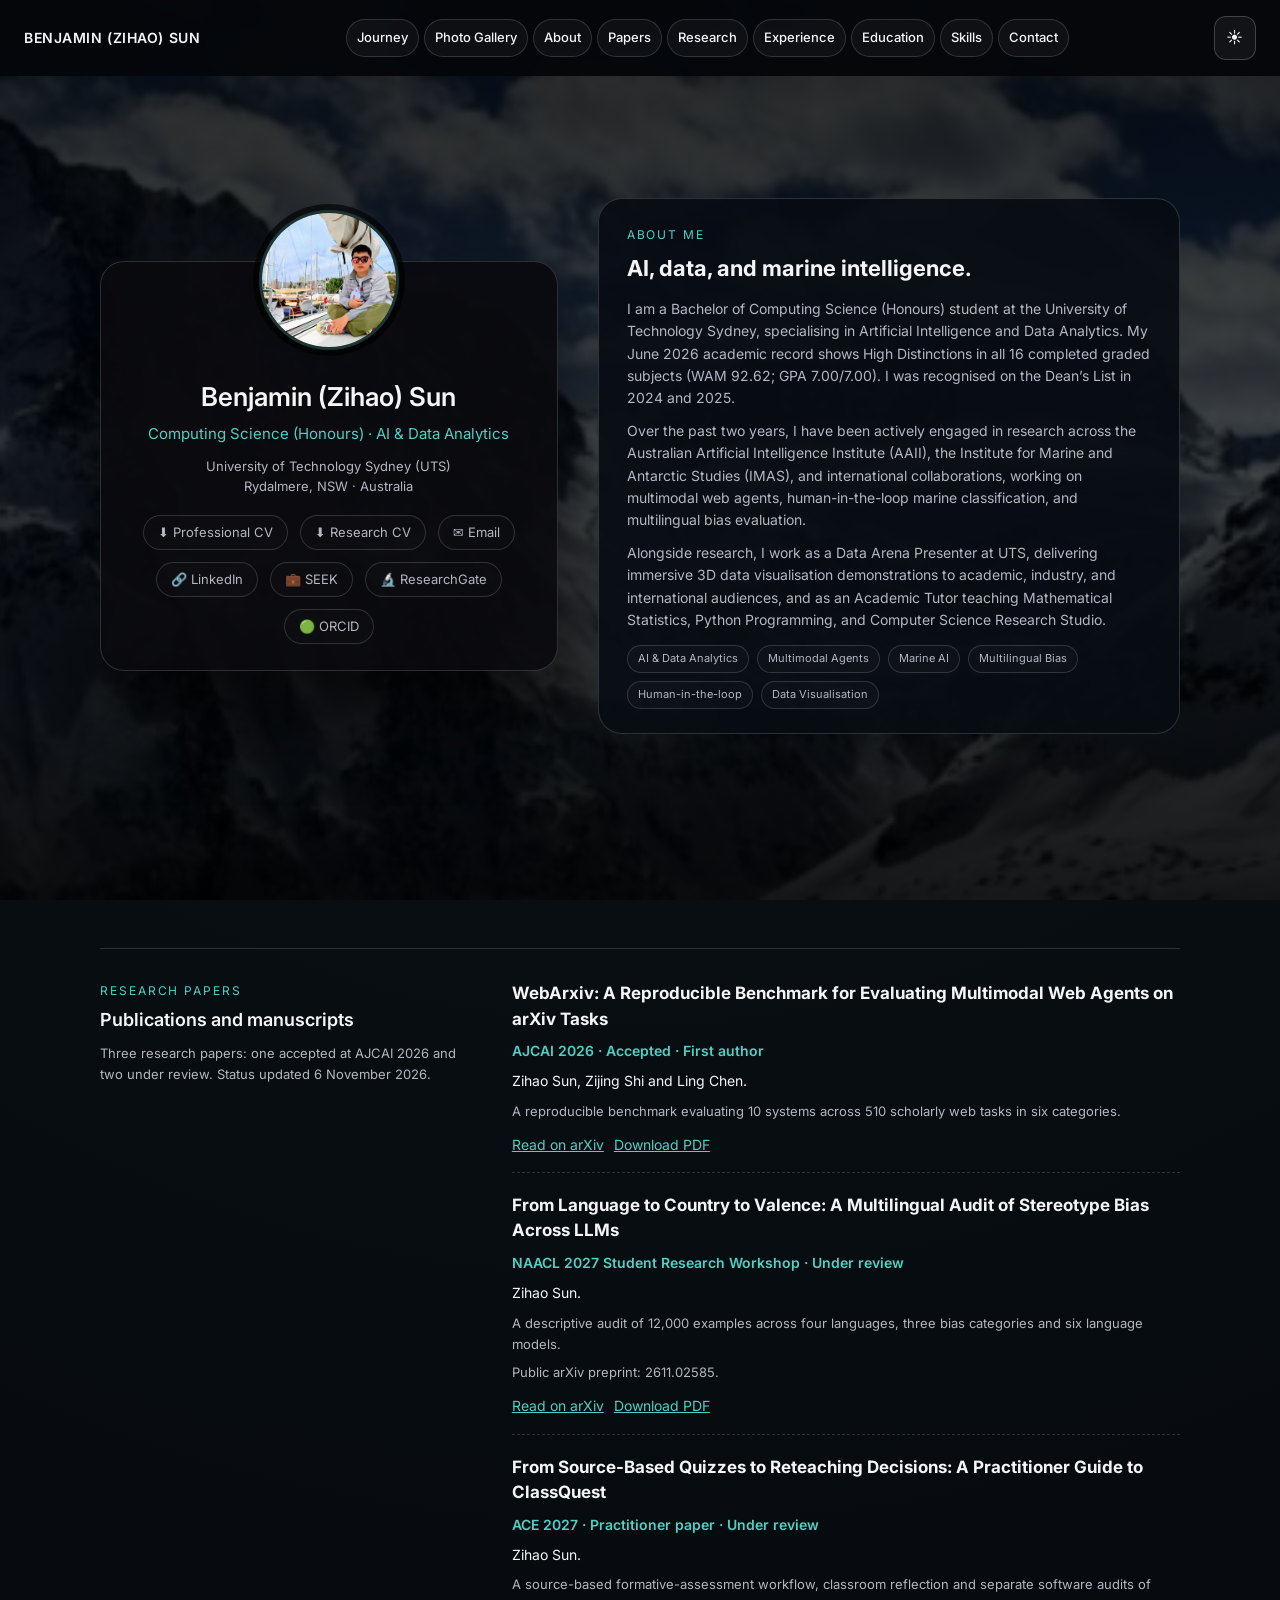
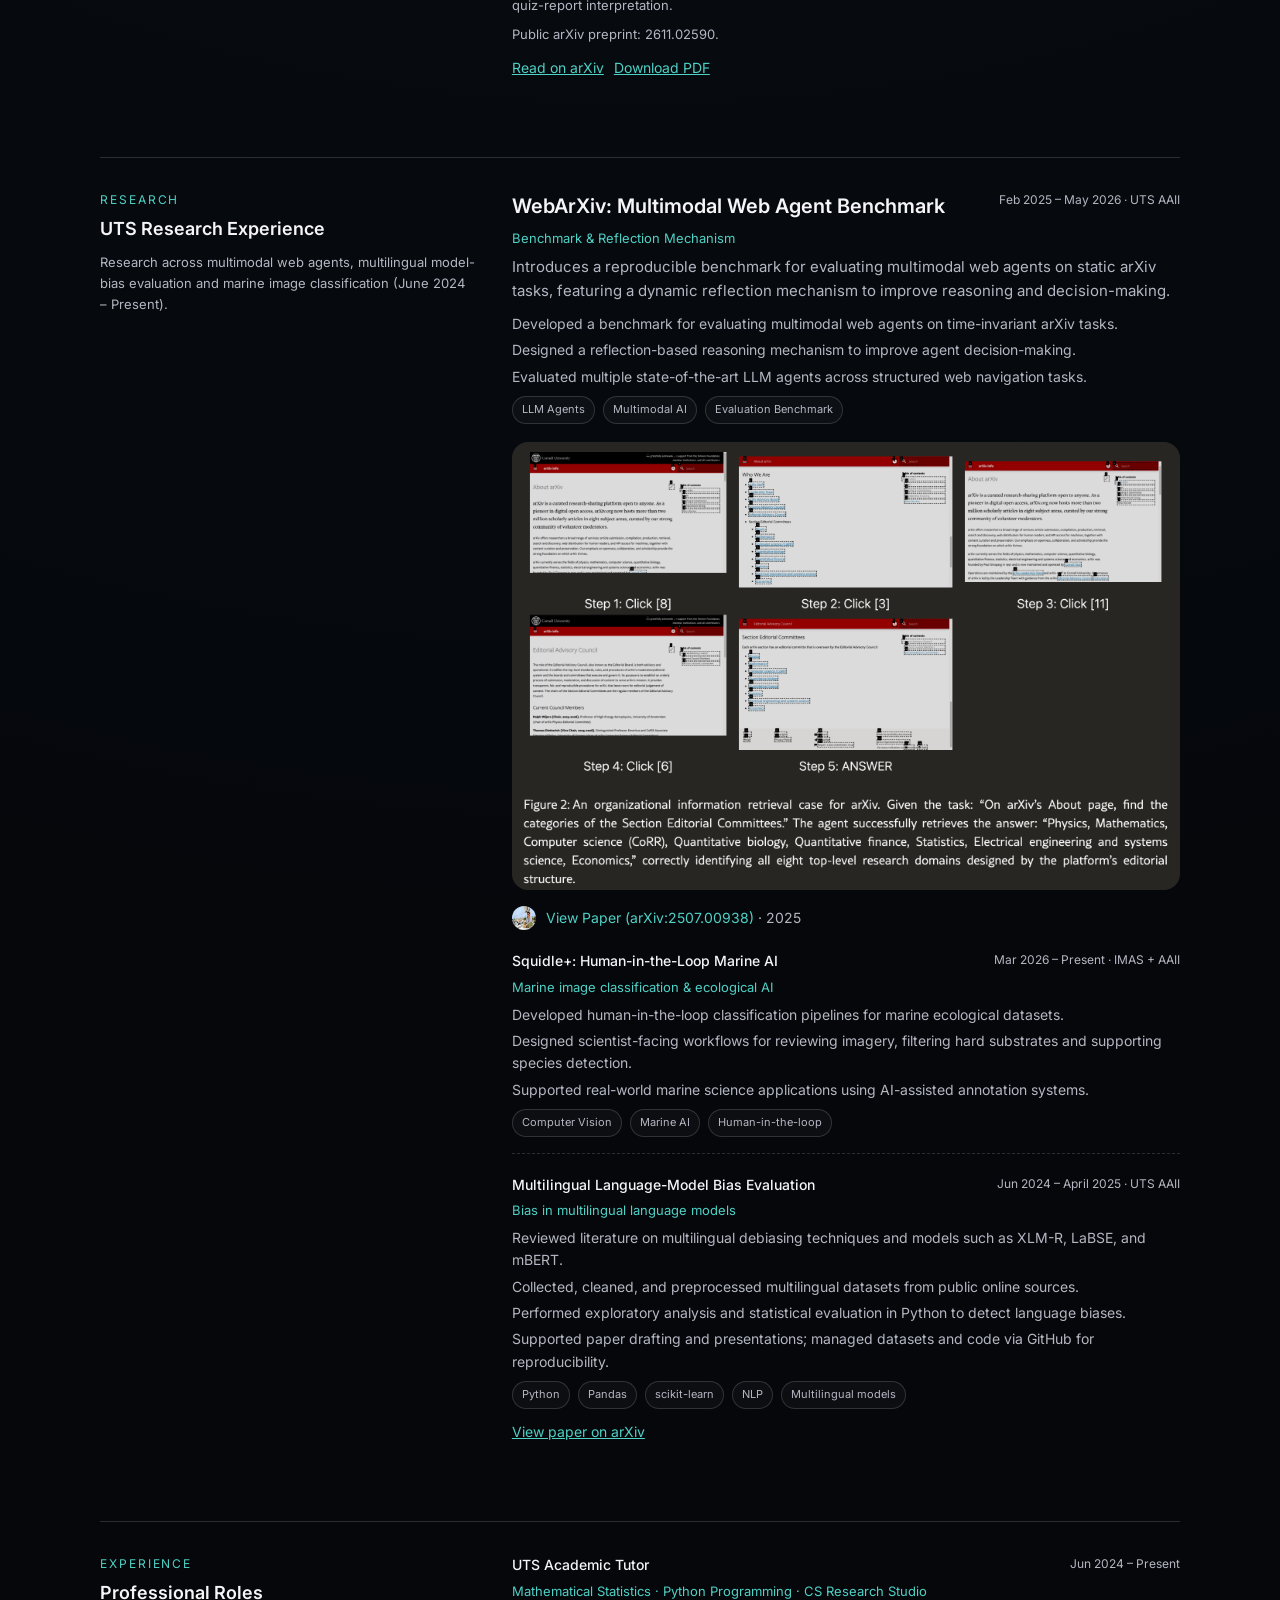
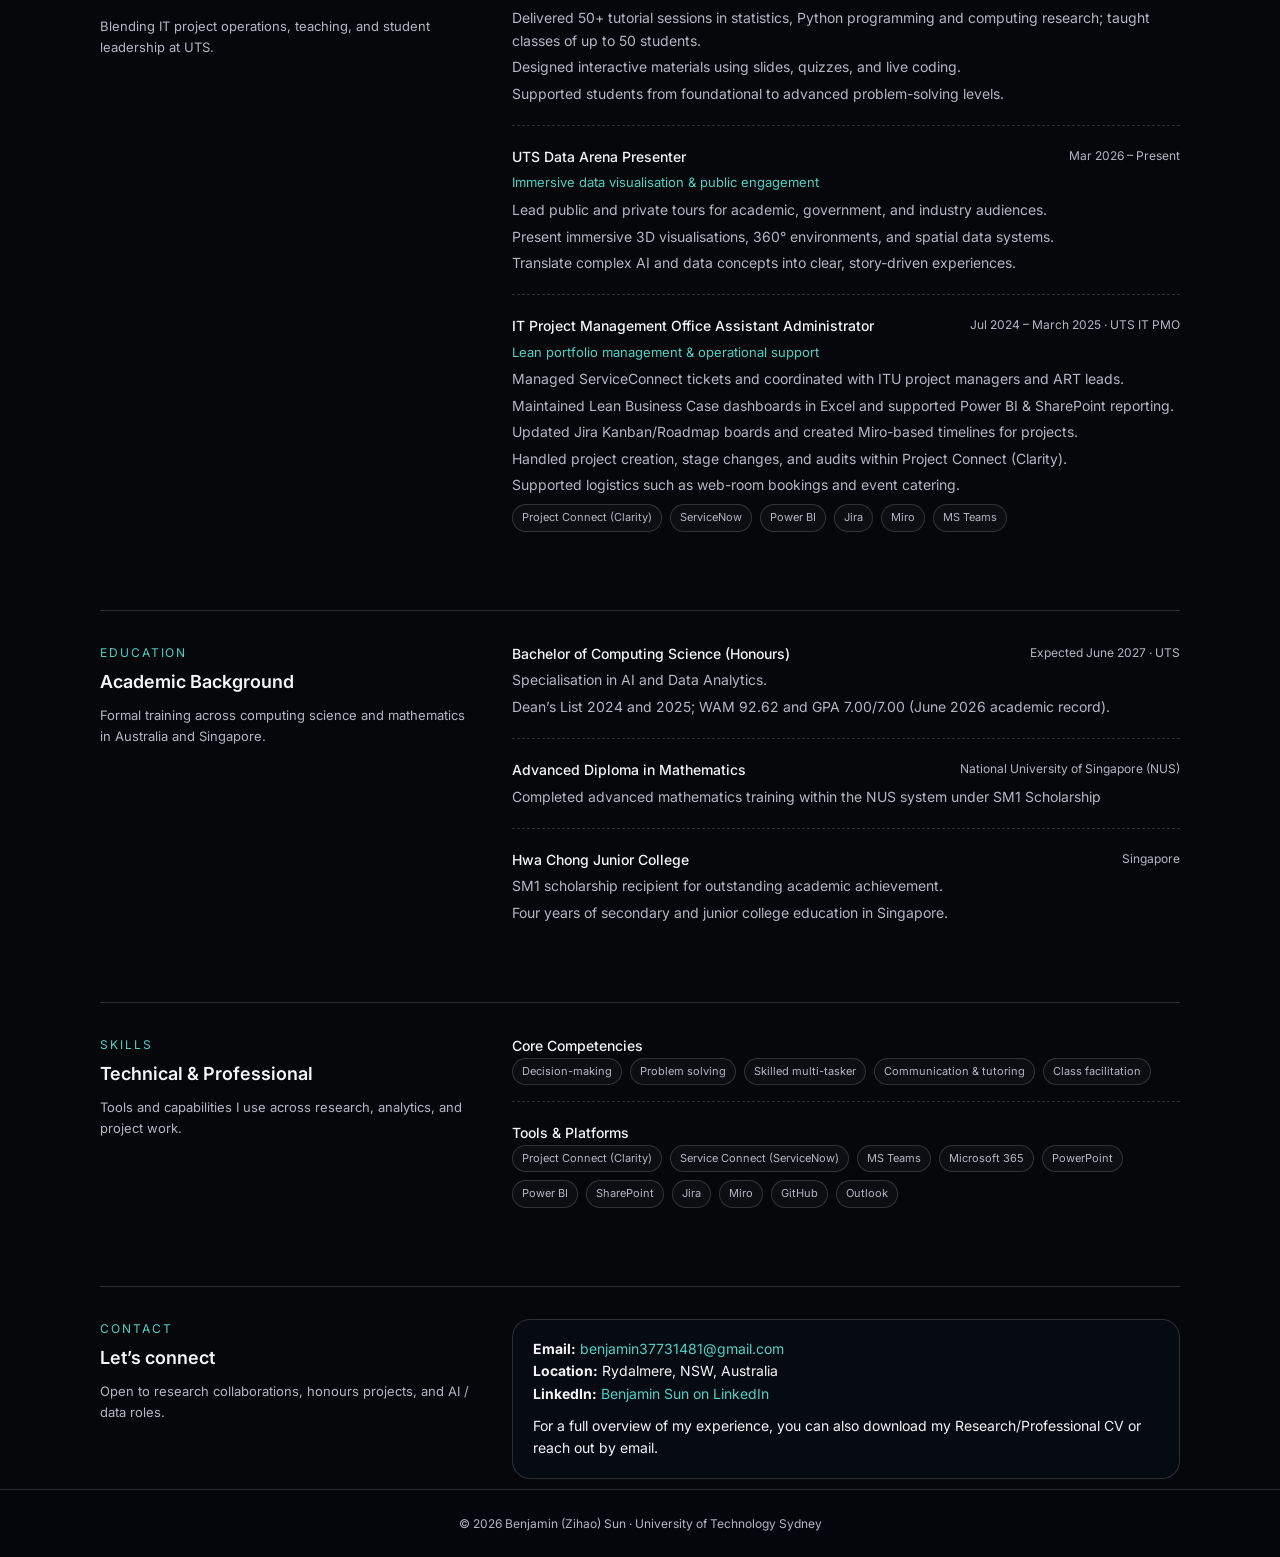
<file: index.html>
<!DOCTYPE html>
<html lang="en">
<head>
  <meta charset="UTF-8" />
  <title>Benjamin (Zihao) Sun</title>
  <meta name="viewport" content="width=device-width, initial-scale=1" />
  <meta name="description" content="Benjamin (Zihao) Sun – Computing Science (Honours) student at UTS specialising in AI and Data Analytics." />

  <!-- Font -->
  <link href="https://fonts.googleapis.com/css2?family=Inter:wght@300;400;500;600;700&display=swap" rel="stylesheet" />

  <style>
    :root {
      --bg-dark: #05070b;
      --bg-card: rgba(10, 10, 15, 0.82);
      --accent: #4fd1c5;
      --accent-soft: rgba(79, 209, 197, 0.18);
      --text-main: #f5f5f7;
      --text-muted: #b4b7c2;
      --border-subtle: rgba(255,255,255,0.06);
      --max-width: 1080px;
    }
    /* 🌞 Light mode */
    body.light-mode {
      --bg-dark: #f8fafc;
      --bg-card: rgba(255, 255, 255, 0.9);
      --text-main: #0f172a;
      --text-muted: #475569;
      --border-subtle: rgba(0,0,0,0.08);
      --accent-soft: rgba(79, 209, 197, 0.2);
    }

    * {
      box-sizing: border-box;
      margin: 0;
      padding: 0;
    }

    html, body {
      height: 100%;
      scroll-behavior: smooth;
    }

    body {
      font-family: "Inter", system-ui, -apple-system, BlinkMacSystemFont, "Segoe UI", sans-serif;
      background-color: var(--bg-dark);
      color: var(--text-main);
      line-height: 1.6;
    }

    /* Top nav */
    .navbar {
      position: fixed;
      top: 0;
      left: 0;
      right: 0;
      z-index: 20;
      display: flex;
      justify-content: space-between;
      align-items: center;
      padding: 12px 32px;
      background: linear-gradient(to bottom, rgba(0,0,0,0.85), rgba(0,0,0,0.25), transparent);
      backdrop-filter: blur(14px);
    }

    .navbar-brand {
      font-weight: 600;
      letter-spacing: 0.04em;
      font-size: 14px;
      text-transform: uppercase;
      color: var(--text-main);
    }

    .nav-links {
      display: flex;
      gap: 10px;
      font-size: 14px;
    }

    .nav-links a {
      text-decoration: none;
      color: var(--text-main);
    
      padding: 8px 14px;              /* 🔥 bigger click area */
      border-radius: 999px;          /* pill shape */
    
      background: rgba(255,255,255,0.04);
      border: 1px solid var(--border-subtle);
    
      font-size: 14px;
      font-weight: 500;
    
      transition: all 0.2s ease;
    }

    .nav-links a:hover {
      background: var(--accent-soft);
      border-color: var(--accent);
      color: var(--text-main);
    
      transform: translateY(-1px);
    }

    .navbar {
      background: rgba(10, 10, 15, 0.9) !important;
    }

    /* Hero */
    .hero {
      min-height: 100vh;
      background-image:
        linear-gradient(to bottom, rgba(0,0,0,0.85), rgba(0,0,0,0.7), rgba(0,0,0,0.9)),
        url("hero-bg.jpg"); /* TODO: replace with your Antarctic / ocean image */
      background-size: cover;
      background-position: center;
      display: flex;
      align-items: center;
      justify-content: center;
      padding: 96px 24px 64px;
    }
    
    body.light-mode .hero {
      background-image:
        linear-gradient(to bottom, rgba(255,255,255,0.85), rgba(255,255,255,0.7), rgba(255,255,255,0.9)),
        url("hero-bg.jpg");
    }

    .hero-inner {
      max-width: var(--max-width);
      width: 100%;
      display: grid;
      gap: 40px;
      grid-template-columns: minmax(0, 1.1fr) minmax(0, 1.4fr);
      align-items: center;
    }

    @media (max-width: 900px) {
      .hero-inner {
        grid-template-columns: minmax(0, 1fr);
      }
    }

    .hero-card {
      background: var(--bg-card);
      border-radius: 24px;
      padding: 32px 28px 26px;
      border: 1px solid var(--border-subtle);
      box-shadow: 0 40px 80px rgba(0,0,0,0.6);
      text-align: center;
    }

    .profile-photo {
      width: 140px;
      height: 140px;
      border-radius: 999px;
      object-fit: cover;
      border: 3px solid var(--accent-soft);
      box-shadow: 0 0 0 6px rgba(0,0,0,0.65);
      margin: -84px auto 18px;
      background: #111;
    }

    .name {
      font-size: 26px;
      font-weight: 600;
      margin-bottom: 4px;
    }

    .tagline {
      font-size: 15px;
      color: var(--accent);
      margin-bottom: 10px;
    }

    .hero-meta {
      font-size: 13px;
      color: var(--text-muted);
      margin-bottom: 18px;
    }

    .hero-meta span {
      display: block;
    }

    .hero-links {
      display: flex;
      justify-content: center;
      flex-wrap: wrap;
      gap: 12px;
      margin-top: 10px;
    }

    .icon-link, .btn-pill {
      display: inline-flex;
      align-items: center;
      justify-content: center;
      gap: 6px;
      padding: 6px 14px;
      border-radius: 999px;
      font-size: 13px;
      text-decoration: none;
      border: 1px solid var(--border-subtle);
      color: var(--text-muted);
      background: rgba(255,255,255,0.01);
      transition: background 0.15s ease, border-color 0.15s ease, color 0.15s ease, transform 0.1s ease;
    }

    .icon-link:hover, .btn-pill:hover {
      background: var(--accent-soft);
      border-color: var(--accent);
      color: var(--text-main);
      transform: translateY(-1px);
    }

    .btn-primary {
      border-color: var(--accent);
      background: var(--accent-soft);
      color: var(--text-main);
      font-weight: 500;
    }

    .hero-about {
      background: rgba(8,12,20,0.92);
      border-radius: 24px;
      padding: 26px 28px 24px;
      border: 1px solid var(--border-subtle);
    }

    .section-label {
      font-size: 12px;
      letter-spacing: 0.16em;
      text-transform: uppercase;
      color: var(--accent);
      margin-bottom: 6px;
    }

    .hero-about h2 {
      font-size: 22px;
      margin-bottom: 12px;
    }

    .hero-about p {
      font-size: 14px;
      color: var(--text-muted);
      margin-bottom: 10px;
    }

    .hero-tags {
      display: flex;
      flex-wrap: wrap;
      gap: 8px;
      margin-top: 14px;
    }

    .hero-tag {
      font-size: 11px;
      padding: 4px 10px;
      border-radius: 999px;
      border: 1px solid var(--border-subtle);
      color: var(--text-muted);
      background: rgba(255,255,255,0.02);
    }

    /* Sections */
    main {
      background: radial-gradient(circle at top, rgba(79,209,197,0.05), transparent 55%);
    }

    section {
      padding: 48px 24px 10px;
      display: flex;
      justify-content: center;
    }

    .section-inner {
      max-width: var(--max-width);
      width: 100%;
      display: grid;
      grid-template-columns: minmax(0, 0.9fr) minmax(0, 1.6fr);
      gap: 36px;
      border-top: 1px solid var(--border-subtle);
      padding-top: 32px;
    }

    @media (max-width: 900px) {
      .section-inner {
        grid-template-columns: minmax(0, 1fr);
      }
    }

    .section-title {
      font-size: 18px;
      font-weight: 600;
      margin-bottom: 8px;
    }

    .section-subtitle {
      font-size: 13px;
      color: var(--text-muted);
    }

    .section-content {
      font-size: 14px;
    }

    .item {
      margin-bottom: 20px;
      padding-bottom: 16px;
      border-bottom: 1px dashed var(--border-subtle);
    }

    .item:last-child {
      border-bottom: none;
      padding-bottom: 0;
    }

    .item-header {
      display: flex;
      justify-content: space-between;
      gap: 12px;
      margin-bottom: 4px;
    }

    .item-title {
      font-weight: 500;
      font-size: 14px;
    }

    .item-meta {
      font-size: 12px;
      color: var(--text-muted);
      white-space: nowrap;
    }

    .item-tagline {
      font-size: 13px;
      color: var(--accent);
      margin-bottom: 6px;
    }

    .item ul {
      list-style: none;
      padding-left: 0;
    }

    .item ul li {
      margin-bottom: 4px;
      color: var(--text-muted);
    }

    .pill-row {
      display: flex;
      flex-wrap: wrap;
      gap: 8px;
      margin-top: 8px;
    }

    .pill {
      font-size: 11px;
      padding: 4px 9px;
      border-radius: 999px;
      border: 1px solid var(--border-subtle);
      color: var(--text-muted);
      background: rgba(255,255,255,0.03);
    }

    /* Skills grid */
    .skills-grid {
      display: flex;
      flex-wrap: wrap;
      gap: 8px;
    }

    /* Footer / contact */
    .contact-card {
      background: rgba(7,11,18,0.95);
      border-radius: 18px;
      border: 1px solid var(--border-subtle);
      padding: 18px 20px;
      font-size: 14px;
    }

    .contact-card a {
      color: var(--accent);
      text-decoration: none;
    }

    .contact-card a:hover {
      text-decoration: underline;
    }

    footer {
      padding: 24px;
      text-align: center;
      font-size: 12px;
      color: var(--text-muted);
      border-top: 1px solid var(--border-subtle);
      background: #05060b;
    }
    /* ============================= */
    /* 🌞 LIGHT MODE FIXES */
    /* ============================= */
    
    /* Fix text visibility inside cards */
    body.light-mode .contact-card,
    body.light-mode .hero-about,
    body.light-mode .hero-card {
      color: var(--text-main);
    }
    
    /* Make cards light in light mode */
    body.light-mode .contact-card {
      background: rgba(255,255,255,0.95);
      border: 1px solid var(--border-subtle);
    }
    
    /* Fix footer in light mode */
    body.light-mode footer {
      background: #f1f5f9;
      color: var(--text-muted);
    }
    
    /* Fix links visibility */
    body.light-mode a {
      color: var(--accent);
    }
    /* ============================= */
    /* 🔥 FIX ABOUT SECTION */
    /* ============================= */
    
    body.light-mode .hero-about {
      background: rgba(255,255,255,0.9);  /* make background light */
    }
    
    body.light-mode .hero-about p {
      color: var(--text-main);  /* FIX paragraphs */
    }
    
    body.light-mode .hero-about h2 {
      color: var(--text-main);  /* FIX title */
    }
    
    body.light-mode .section-label {
      color: var(--accent); /* keep nice accent */
    }
    /* ============================= */
    /* 🔒 FORCE NAVBAR ALWAYS DARK */
    /* ============================= */
    
    .navbar {
      background: rgba(0, 0, 0, 0.85) !important;
    }
    
    /* Keep text readable */
    .navbar a,
    .navbar-brand {
      color: #f5f5f7 !important;
    }
  </style>
  <link rel="stylesheet" href="assets/site.css">
  <script src="assets/site.js" defer></script>
</head>

<body>

  <!-- NAVBAR -->
  <a class="skip-link" href="#main-content">Skip to content</a>
  <header class="navbar">
    <a class="navbar-brand" href="index.html">Benjamin (Zihao) Sun</a>
    <nav class="nav-links" id="site-navigation" aria-label="Main navigation">
      <a href="journey.html">Journey</a>
      <a href="gallery.html">Photo Gallery</a>
      <a href="#about">About</a>
      <a href="#papers">Papers</a>
      <a href="#research">Research</a>
      <a href="#experience">Experience</a>
      <a href="#education">Education</a>
      <a href="#skills">Skills</a>
      <a href="#contact">Contact</a>
    </nav>
    <div class="nav-actions">
      <button type="button" id="theme-toggle" class="theme-toggle" aria-label="Switch to light theme" aria-pressed="false">☀</button>
      <button type="button" id="menu-toggle" class="menu-toggle" aria-controls="site-navigation" aria-expanded="false">Menu</button>
    </div>
  </header>

  <main id="main-content">
  <!-- HERO -->
  <section class="hero" id="home">
    <div class="hero-inner">
      <!-- Left: card -->
      <div class="hero-card">
        <img src="profile.jpg" alt="Zihao Sun portrait" class="profile-photo" />

        <h1 class="name">Benjamin (Zihao) Sun</h1>
        <div class="tagline">Computing Science (Honours) · AI &amp; Data Analytics</div>

        <div class="hero-meta">
          <span>University of Technology Sydney (UTS)</span>
          <span>Rydalmere, NSW · Australia</span>
        </div>

        <div class="hero-links">
          <a class="btn-pill" href="Benjamin_Sun_Professional_CV.pdf" target="_blank" rel="noopener noreferrer">
            ⬇️ Professional CV
          </a>
        
          <a class="btn-pill" href="Benjamin_Sun_Research_CV.pdf" target="_blank" rel="noopener noreferrer">
            ⬇️ Research CV
          </a>
        
          <a class="icon-link" href="mailto:benjamin37731481@gmail.com">
            ✉️ Email
          </a>
        
          <a class="icon-link" href="https://www.linkedin.com/in/benjamin-sun-765b22237/" target="_blank" rel="noopener noreferrer">
            🔗 LinkedIn
          </a>
          <a class="icon-link" href="https://www.seek.com.au/profiles/benjamin-sun-6cW2jH4Bpk" target="_blank" rel="noopener noreferrer">
            💼 SEEK
          </a>

          <a class="icon-link" href="https://www.researchgate.net/profile/Zihao-Sun-10" target="_blank" rel="noopener noreferrer">
            🔬 ResearchGate
          </a>
          <a class="icon-link" href="https://orcid.org/0009-0000-0072-8622" target="_blank" rel="noopener noreferrer">
            🟢 ORCID
          </a>
        </div>
      </div>

      <!-- Right: about block -->
    <div class="hero-about" id="about">
      <div class="section-label">About Me</div>
      <h2>AI, data, and marine intelligence.</h2>
      <p>
        I am a Bachelor of Computing Science (Honours) student at the University of Technology Sydney,
        specialising in Artificial Intelligence and Data Analytics. My June 2026 academic record shows High
        Distinctions in all 16 completed graded subjects (WAM 92.62; GPA 7.00/7.00). I was recognised on the Dean’s List in 2024 and 2025.
      </p>
      <p>
        Over the past two years, I have been actively engaged in research across the Australian Artificial
        Intelligence Institute (AAII), the Institute for Marine and Antarctic Studies (IMAS), and international
        collaborations, working on multimodal web agents, human-in-the-loop marine classification, and
        multilingual bias evaluation.
      </p>
      <p>
        Alongside research, I work as a Data Arena Presenter at UTS, delivering immersive 3D data
        visualisation demonstrations to academic, industry, and international audiences, and as an Academic
        Tutor teaching Mathematical Statistics, Python Programming, and Computer Science Research Studio.
      </p>
    
      <div class="hero-tags">
        <span class="hero-tag">AI &amp; Data Analytics</span>
        <span class="hero-tag">Multimodal Agents</span>
        <span class="hero-tag">Marine AI</span>
        <span class="hero-tag">Multilingual Bias</span>
        <span class="hero-tag">Human-in-the-loop</span>
        <span class="hero-tag">Data Visualisation</span>
      </div>
    </div>
  </div> <!-- ✅ CLOSE hero-inner -->
  </section> <!-- ✅ CLOSE hero -->

    <section id="papers" aria-labelledby="papers-title">
      <div class="section-inner">
        <div>
          <div class="section-label">Research papers</div>
          <h2 class="section-title" id="papers-title">Publications and manuscripts</h2>
          <p class="section-subtitle">Three research papers: one accepted at AJCAI 2026 and two under review. Status updated 6 November 2026.</p>
        </div>
        <div class="section-content">
          <article class="item">
            <h3 class="paper-title">WebArxiv: A Reproducible Benchmark for Evaluating Multimodal Web Agents on arXiv Tasks</h3>
            <p class="paper-status">AJCAI 2026 · Accepted · First author</p>
            <p>Zihao Sun, Zijing Shi and Ling Chen.</p>
            <p class="paper-note">A reproducible benchmark evaluating 10 systems across 510 scholarly web tasks in six categories.</p>
            <div class="paper-actions"><a href="https://arxiv.org/abs/2507.00938" target="_blank" rel="noopener noreferrer">Read on arXiv</a><a href="https://arxiv.org/pdf/2507.00938" target="_blank" rel="noopener noreferrer">Download PDF</a></div>
          </article>
          <article class="item">
            <h3 class="paper-title">From Language to Country to Valence: A Multilingual Audit of Stereotype Bias Across LLMs</h3>
            <p class="paper-status">NAACL 2027 Student Research Workshop · Under review</p>
            <p>Zihao Sun.</p>
            <p class="paper-note">A descriptive audit of 12,000 examples across four languages, three bias categories and six language models.</p>
            <p class="paper-note">Public arXiv preprint: 2611.02585.</p>
            <div class="paper-actions"><a href="https://arxiv.org/abs/2611.02585" target="_blank" rel="noopener noreferrer">Read on arXiv</a><a href="https://arxiv.org/pdf/2611.02585" target="_blank" rel="noopener noreferrer">Download PDF</a></div>
          </article>
          <article class="item">
            <h3 class="paper-title">From Source-Based Quizzes to Reteaching Decisions: A Practitioner Guide to ClassQuest</h3>
            <p class="paper-status">ACE 2027 · Practitioner paper · Under review</p>
            <p>Zihao Sun.</p>
            <p class="paper-note">A source-based formative-assessment workflow, classroom reflection and separate software audits of quiz-report interpretation.</p>
            <p class="paper-note">Public arXiv preprint: 2611.02590.</p>
            <div class="paper-actions"><a href="https://arxiv.org/abs/2611.02590" target="_blank" rel="noopener noreferrer">Read on arXiv</a><a href="https://arxiv.org/pdf/2611.02590" target="_blank" rel="noopener noreferrer">Download PDF</a></div>
          </article>
        </div>
      </div>
    </section>

    <!-- RESEARCH -->
    <section id="research">
      <div class="section-inner">
        <div>
          <div class="section-label">Research</div>
          <h2 class="section-title">UTS Research Experience</h2>
          <p class="section-subtitle">
            Research across multimodal web agents, multilingual model-bias evaluation and marine image classification (June 2024 – Present).
          </p>
        </div>
        <div class="section-content">
          <!-- WebArXiv -->
          <div class="item" style="border-bottom:none; padding-bottom:0;">
          
            <!-- Title + Meta -->
            <div class="item-header" style="margin-bottom:6px;">
              <div class="item-title" style="font-size:20px; font-weight:600;">
                WebArXiv: Multimodal Web Agent Benchmark
              </div>
              <div class="item-meta">Feb 2025 – May 2026 · UTS AAII</div>
            </div>
          
            <!-- Tagline -->
            <div class="item-tagline">Benchmark & Reflection Mechanism</div>
          
            <!-- Description -->
            <p style="font-size:15px; color:var(--text-muted); margin-bottom:10px;">
              Introduces a reproducible benchmark for evaluating multimodal web agents on static arXiv tasks,
              featuring a dynamic reflection mechanism to improve reasoning and decision-making.
            </p>
          
            <!-- Bullet Contributions -->
            <ul>
              <li>Developed a benchmark for evaluating multimodal web agents on time-invariant arXiv tasks.</li>
              <li>Designed a reflection-based reasoning mechanism to improve agent decision-making.</li>
              <li>Evaluated multiple state-of-the-art LLM agents across structured web navigation tasks.</li>
            </ul>
          
            <!-- Tags -->
            <div class="pill-row">
              <span class="pill">LLM Agents</span>
              <span class="pill">Multimodal AI</span>
              <span class="pill">Evaluation Benchmark</span>
            </div>
          
            <!-- 🔥 PAPER CARD BELOW -->
            <div style="margin-top:18px;">
          
              <a href="https://arxiv.org/abs/2507.00938" target="_blank" rel="noopener noreferrer">
                <img src="webarxiv_preview.png" alt="WebArXiv paper preview" loading="lazy"
                     style="width:100%; border-radius:16px; margin-bottom:10px;">
              </a>
          
              <div style="font-size:14px; color:var(--text-muted); display:flex; align-items:center; gap:10px;">
                <img src="profile.jpg" alt="" loading="lazy" style="width:24px; height:24px; border-radius:50%;">
                <span>
                  <a href="https://arxiv.org/abs/2507.00938" target="_blank" rel="noopener noreferrer"
                     style="color:var(--accent); text-decoration:none;">
                    View Paper (arXiv:2507.00938)
                  </a>
                  · 2025
                </span>
              </div>
          
            </div>
          
          </div>
    
          <!-- Squidle -->
          <div class="item">
            <div class="item-header">
              <div class="item-title">Squidle+: Human-in-the-Loop Marine AI</div>
              <div class="item-meta">Mar 2026 – Present · IMAS + AAII</div>
            </div>
            <div class="item-tagline">Marine image classification &amp; ecological AI</div>
            <ul>
              <li>Developed human-in-the-loop classification pipelines for marine ecological datasets.</li>
              <li>Designed scientist-facing workflows for reviewing imagery, filtering hard substrates and supporting species detection.</li>
              <li>Supported real-world marine science applications using AI-assisted annotation systems.</li>
            </ul>
            <div class="pill-row">
              <span class="pill">Computer Vision</span>
              <span class="pill">Marine AI</span>
              <span class="pill">Human-in-the-loop</span>
            </div>
          </div>
          
          <div class="item">
            <div class="item-header">
              <div class="item-title">
                Multilingual Language-Model Bias Evaluation
              </div>
              <div class="item-meta">Jun 2024 – April 2025 · UTS AAII</div>
            </div>
            <div class="item-tagline">Bias in multilingual language models</div>
            <ul>
              <li>Reviewed literature on multilingual debiasing techniques and models such as XLM-R, LaBSE, and mBERT.</li>
              <li>Collected, cleaned, and preprocessed multilingual datasets from public online sources.</li>
              <li>Performed exploratory analysis and statistical evaluation in Python to detect language biases.</li>
              <li>Supported paper drafting and presentations; managed datasets and code via GitHub for reproducibility.</li>
            </ul>
            <div class="pill-row">
              <span class="pill">Python</span>
              <span class="pill">Pandas</span>
              <span class="pill">scikit-learn</span>
              <span class="pill">NLP</span>
              <span class="pill">Multilingual models</span>
            </div>
            <div class="paper-actions"><a href="https://arxiv.org/abs/2611.02585" target="_blank" rel="noopener noreferrer">View paper on arXiv</a></div>
          </div>
        </div>
      </div>
    </section>

    <!-- EXPERIENCE -->
    <section id="experience">
      <div class="section-inner">
        <div>
          <div class="section-label">Experience</div>
          <h2 class="section-title">Professional Roles</h2>
          <p class="section-subtitle">
            Blending IT project operations, teaching, and student leadership at UTS.
          </p>
        </div>
        <div class="section-content">
          
                <!-- Tutor -->
          <div class="item">
            <div class="item-header">
              <div class="item-title">UTS Academic Tutor</div>
              <div class="item-meta">Jun 2024 – Present</div>
            </div>
            <div class="item-tagline">Mathematical Statistics · Python Programming · CS Research Studio</div>
            <ul>
              <li>Delivered 50+ tutorial sessions in statistics, Python programming and computing research; taught classes of up to 50 students.</li>
              <li>Designed interactive materials using slides, quizzes, and live coding.</li>
              <li>Supported students from foundational to advanced problem-solving levels.</li>
            </ul>
          </div>
    
          <!-- Data Arena -->
          <div class="item">
            <div class="item-header">
              <div class="item-title">UTS Data Arena Presenter</div>
              <div class="item-meta">Mar 2026 – Present</div>
            </div>
            <div class="item-tagline">Immersive data visualisation &amp; public engagement</div>
            <ul>
              <li>Lead public and private tours for academic, government, and industry audiences.</li>
              <li>Present immersive 3D visualisations, 360° environments, and spatial data systems.</li>
              <li>Translate complex AI and data concepts into clear, story-driven experiences.</li>
            </ul>
          </div>
          <div class="item">
            <div class="item-header">
              <div class="item-title">
                IT Project Management Office Assistant Administrator
              </div>
              <div class="item-meta">Jul 2024 – March 2025 · UTS IT PMO</div>
            </div>
            <div class="item-tagline">Lean portfolio management &amp; operational support</div>
            <ul>
              <li>Managed ServiceConnect tickets and coordinated with ITU project managers and ART leads.</li>
              <li>Maintained Lean Business Case dashboards in Excel and supported Power BI &amp; SharePoint reporting.</li>
              <li>Updated Jira Kanban/Roadmap boards and created Miro-based timelines for projects.</li>
              <li>Handled project creation, stage changes, and audits within Project Connect (Clarity).</li>
              <li>Supported logistics such as web-room bookings and event catering.</li>
            </ul>
            <div class="pill-row">
              <span class="pill">Project Connect (Clarity)</span>
              <span class="pill">ServiceNow</span>
              <span class="pill">Power BI</span>
              <span class="pill">Jira</span>
              <span class="pill">Miro</span>
              <span class="pill">MS Teams</span>
            </div>
          </div>
        </div>
      </div>
    </section>

    <!-- EDUCATION -->
    <section id="education">
      <div class="section-inner">
        <div>
          <div class="section-label">Education</div>
          <h2 class="section-title">Academic Background</h2>
          <p class="section-subtitle">
            Formal training across computing science and mathematics in Australia and Singapore.
          </p>
        </div>

        <div class="section-content">
          <div class="item">
            <div class="item-header">
              <div class="item-title">
                Bachelor of Computing Science (Honours)
              </div>
              <div class="item-meta">Expected June 2027 · UTS</div>
            </div>
            <ul>
              <li>Specialisation in AI and Data Analytics.</li>
              <li>Dean’s List 2024 and 2025; WAM 92.62 and GPA 7.00/7.00 (June 2026 academic record).</li>
            </ul>
          </div>

          <div class="item">
            <div class="item-header">
              <div class="item-title">
                Advanced Diploma in Mathematics
              </div>
              <div class="item-meta">National University of Singapore (NUS)</div>
            </div>
            <ul>
              <li>Completed advanced mathematics training within the NUS system under SM1 Scholarship</li>
            </ul>
          </div>

          <div class="item">
            <div class="item-header">
              <div class="item-title">
                Hwa Chong Junior College
              </div>
              <div class="item-meta">Singapore</div>
            </div>
            <ul>
              <li>SM1 scholarship recipient for outstanding academic achievement.</li>
              <li>Four years of secondary and junior college education in Singapore.</li>
            </ul>
          </div>
        </div>
      </div>
    </section>

    <!-- SKILLS -->
    <section id="skills">
      <div class="section-inner">
        <div>
          <div class="section-label">Skills</div>
          <h2 class="section-title">Technical &amp; Professional</h2>
          <p class="section-subtitle">
            Tools and capabilities I use across research, analytics, and project work.
          </p>
        </div>

        <div class="section-content">
          <div class="item">
            <div class="item-title">Core Competencies</div>
            <div class="skills-grid">
              <span class="pill">Decision-making</span>
              <span class="pill">Problem solving</span>
              <span class="pill">Skilled multi-tasker</span>
              <span class="pill">Communication &amp; tutoring</span>
              <span class="pill">Class facilitation</span>
            </div>
          </div>

          <div class="item">
            <div class="item-title">Tools &amp; Platforms</div>
            <div class="skills-grid">
              <span class="pill">Project Connect (Clarity)</span>
              <span class="pill">Service Connect (ServiceNow)</span>
              <span class="pill">MS Teams</span>
              <span class="pill">Microsoft 365</span>
              <span class="pill">PowerPoint</span>
              <span class="pill">Power BI</span>
              <span class="pill">SharePoint</span>
              <span class="pill">Jira</span>
              <span class="pill">Miro</span>
              <span class="pill">GitHub</span>
              <span class="pill">Outlook</span>
            </div>
          </div>
        </div>
      </div>
    </section>

    <!-- CONTACT -->
    <section id="contact">
      <div class="section-inner">
        <div>
          <div class="section-label">Contact</div>
          <h2 class="section-title">Let’s connect</h2>
          <p class="section-subtitle">
            Open to research collaborations, honours projects, and AI / data roles.
          </p>
        </div>

        <div class="section-content">
          <div class="contact-card">
            <p><strong>Email:</strong> <a href="mailto:benjamin37731481@gmail.com">benjamin37731481@gmail.com</a></p>
            <p><strong>Location:</strong> Rydalmere, NSW, Australia</p>
            <p><strong>LinkedIn:</strong> <a href="https://www.linkedin.com/in/benjamin-sun-765b22237/" target="_blank" rel="noopener noreferrer">
              Benjamin Sun on LinkedIn
            </a></p>
            <p style="margin-top:10px;">
              For a full overview of my experience, you can also download my Research/Professional CV or reach out by email.
            </p>
          </div>
        </div>
      </div>
    </section>
  </main>

  <footer>
    © <span data-current-year>2026</span> Benjamin (Zihao) Sun · University of Technology Sydney
  </footer>

  

</body>
</html>
</file>
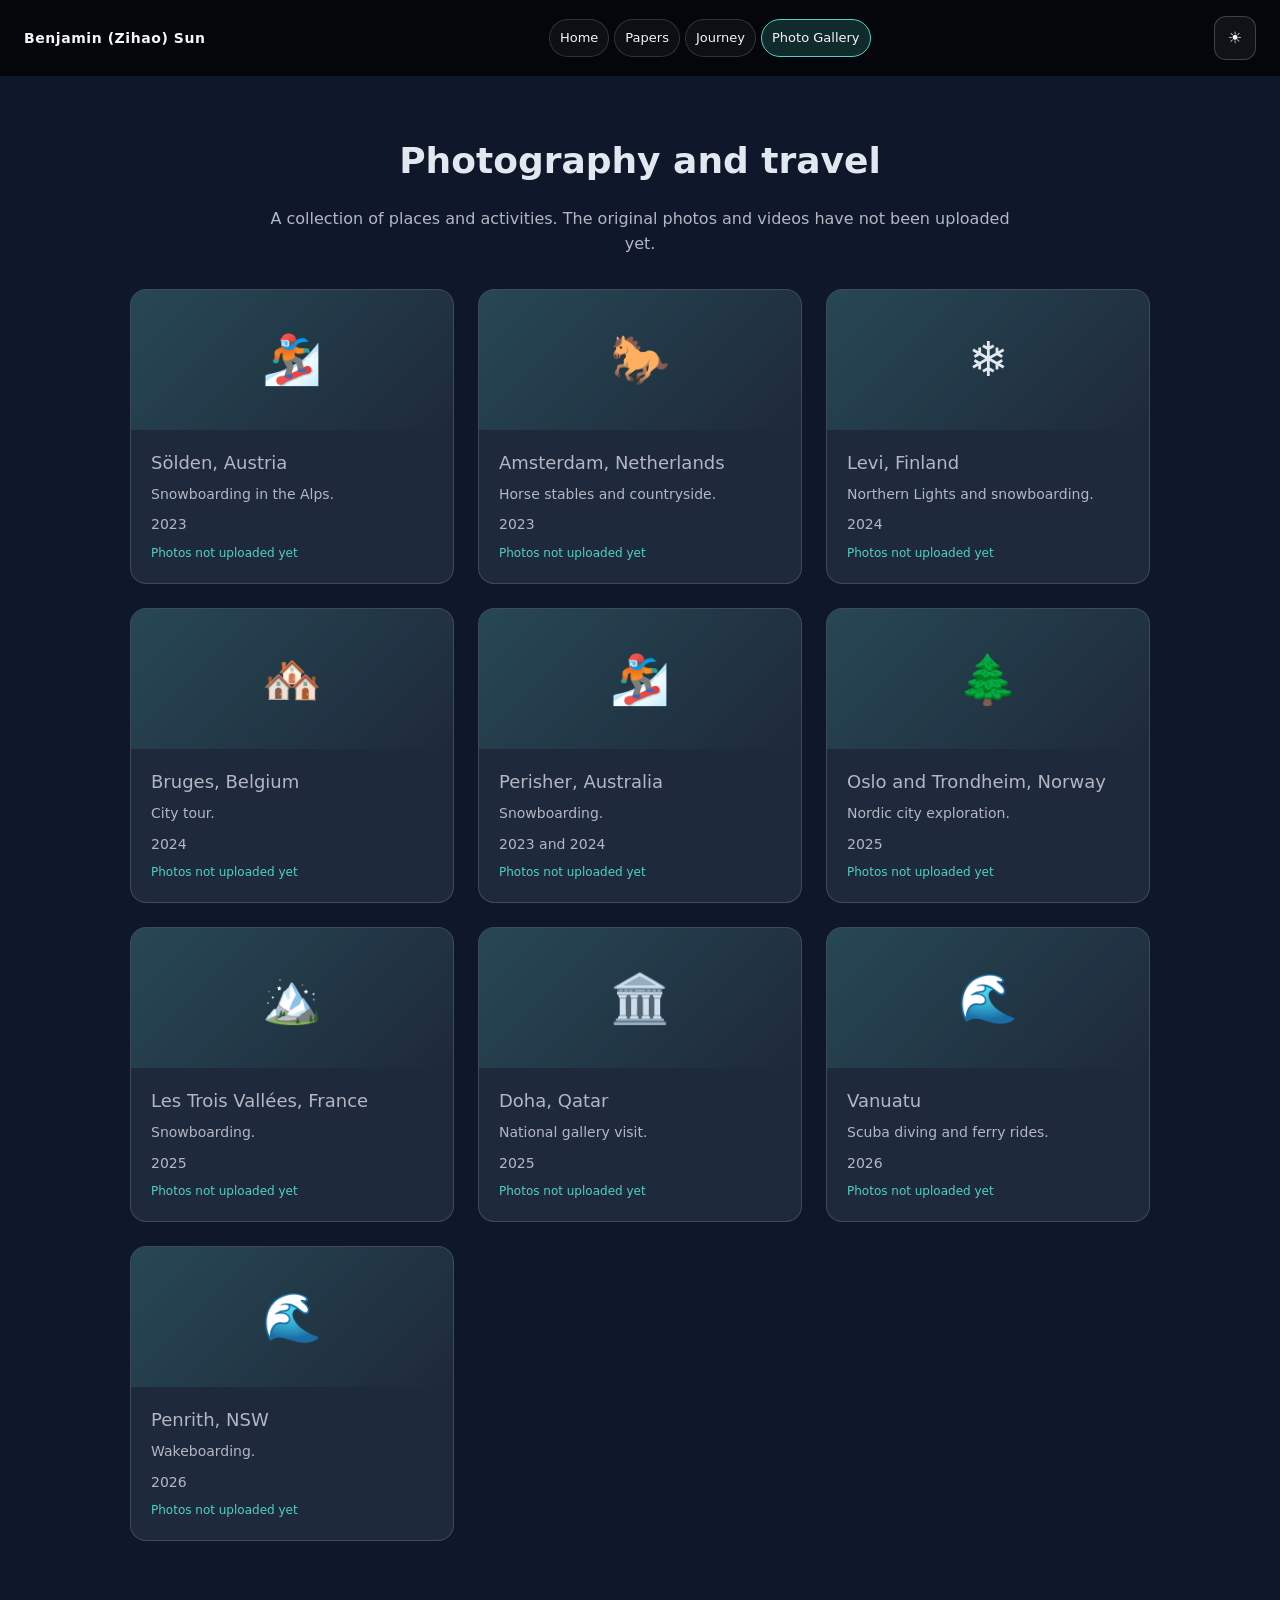
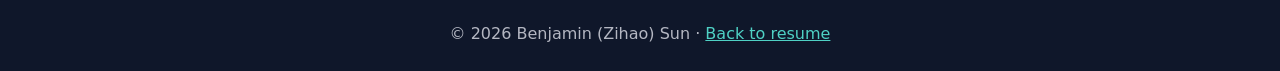
<file: gallery.html>
<!DOCTYPE html>
<html lang="en">
<head>
  <meta charset="UTF-8">
  <meta name="viewport" content="width=device-width, initial-scale=1">
  <meta name="description" content="Benjamin Sun's travel and photography albums.">
  <title>Photography | Benjamin (Zihao) Sun</title>
  <link rel="stylesheet" href="assets/site.css">
  <script src="assets/site.js" defer></script>
  <script src="assets/gallery.js" defer></script>
  <style>
    .album-grid { display:grid;grid-template-columns:repeat(auto-fit,minmax(min(100%,280px),1fr));gap:24px; }
    .album-card { background:var(--card);color:var(--text);border:1px solid var(--border-subtle);border-radius:16px;overflow:hidden;padding:0;text-align:left;cursor:pointer;transition:transform .2s; }
    .album-card:hover { transform:translateY(-4px); }
    .album-cover { display:flex;align-items:center;justify-content:center;height:140px;font-size:48px;background:linear-gradient(135deg,var(--accent-soft),transparent); }
    .album-content { display:flex;flex-direction:column;gap:8px;padding:20px; }
    .album-content .album-name { font-size:18px;line-height:1.4;margin:0; }
    .album-content>span { color:var(--muted);font-size:14px; }
    .album-content .album-availability { font-size:12px;color:var(--accent); }
    dialog { width:min(920px,calc(100% - 24px));max-height:calc(100dvh - 32px);overflow:auto;border:1px solid var(--border-subtle);border-radius:20px;padding:24px;background:var(--card);color:var(--text); }
    dialog::backdrop { background:rgba(0,0,0,.82); }
    .album-heading { display:flex;align-items:center;justify-content:space-between;gap:16px; }
    .album-heading h2 { margin:0;font-size:22px; }
    dialog button { min-height:44px;padding:8px 16px;border:1px solid var(--border-subtle);border-radius:10px;background:var(--accent-soft);color:var(--text);cursor:pointer; }
    .album-media { text-align:center;margin:24px 0; }
    .album-media img,.album-media video { max-width:100%;max-height:60dvh;border-radius:10px; }
    #album-empty { padding:48px 16px;color:var(--muted); }
    .album-controls { display:flex;align-items:center;justify-content:space-between;gap:12px;flex-wrap:wrap; }
    #album-status { color:var(--muted);font-size:14px; }
  </style>
</head>
<body class="subpage">
<a class="skip-link" href="#main-content">Skip to content</a>
  <header class="navbar">
    <a class="navbar-brand" href="index.html">Benjamin (Zihao) Sun</a>
    <nav class="nav-links" id="site-navigation" aria-label="Main navigation">
      <a href="index.html">Home</a>
      <a href="index.html#papers">Papers</a>
      <a href="journey.html">Journey</a>
      <a href="gallery.html" aria-current="page">Photo Gallery</a>
    </nav>
    <div class="nav-actions">
      <button type="button" id="theme-toggle" class="theme-toggle" aria-label="Switch to light theme" aria-pressed="false">☀</button>
      <button type="button" id="menu-toggle" class="menu-toggle" aria-controls="site-navigation" aria-expanded="false">Menu</button>
    </div>
  </header>
  <main class="page-container" id="main-content">
    <div class="page-intro">
      <h1>Photography and travel</h1>
      <p>A collection of places and activities. The original photos and videos have not been uploaded yet.</p>
    </div>
    <noscript><p>The album descriptions are available below. Enable JavaScript to open albums when photos are added.</p></noscript>
    <div class="album-grid">
<button type="button" class="album-card" data-album="austria" aria-haspopup="dialog" aria-label="Open Sölden, Austria album">
        <span class="album-cover" aria-hidden="true">🏂</span>
        <span class="album-content"><span class="album-name">Sölden, Austria</span><span>Snowboarding in the Alps.</span><span class="album-date">2023</span><span class="album-availability">Photos not uploaded yet</span></span>
      </button>
<button type="button" class="album-card" data-album="amsterdam" aria-haspopup="dialog" aria-label="Open Amsterdam, Netherlands album">
        <span class="album-cover" aria-hidden="true">🐎</span>
        <span class="album-content"><span class="album-name">Amsterdam, Netherlands</span><span>Horse stables and countryside.</span><span class="album-date">2023</span><span class="album-availability">Photos not uploaded yet</span></span>
      </button>
<button type="button" class="album-card" data-album="levi" aria-haspopup="dialog" aria-label="Open Levi, Finland album">
        <span class="album-cover" aria-hidden="true">❄️</span>
        <span class="album-content"><span class="album-name">Levi, Finland</span><span>Northern Lights and snowboarding.</span><span class="album-date">2024</span><span class="album-availability">Photos not uploaded yet</span></span>
      </button>
<button type="button" class="album-card" data-album="bruges" aria-haspopup="dialog" aria-label="Open Bruges, Belgium album">
        <span class="album-cover" aria-hidden="true">🏘️</span>
        <span class="album-content"><span class="album-name">Bruges, Belgium</span><span>City tour.</span><span class="album-date">2024</span><span class="album-availability">Photos not uploaded yet</span></span>
      </button>
<button type="button" class="album-card" data-album="perisher" aria-haspopup="dialog" aria-label="Open Perisher, Australia album">
        <span class="album-cover" aria-hidden="true">🏂</span>
        <span class="album-content"><span class="album-name">Perisher, Australia</span><span>Snowboarding.</span><span class="album-date">2023 and 2024</span><span class="album-availability">Photos not uploaded yet</span></span>
      </button>
<button type="button" class="album-card" data-album="norway" aria-haspopup="dialog" aria-label="Open Oslo and Trondheim, Norway album">
        <span class="album-cover" aria-hidden="true">🌲</span>
        <span class="album-content"><span class="album-name">Oslo and Trondheim, Norway</span><span>Nordic city exploration.</span><span class="album-date">2025</span><span class="album-availability">Photos not uploaded yet</span></span>
      </button>
<button type="button" class="album-card" data-album="france" aria-haspopup="dialog" aria-label="Open Les Trois Vallées, France album">
        <span class="album-cover" aria-hidden="true">🏔️</span>
        <span class="album-content"><span class="album-name">Les Trois Vallées, France</span><span>Snowboarding.</span><span class="album-date">2025</span><span class="album-availability">Photos not uploaded yet</span></span>
      </button>
<button type="button" class="album-card" data-album="qatar" aria-haspopup="dialog" aria-label="Open Doha, Qatar album">
        <span class="album-cover" aria-hidden="true">🏛️</span>
        <span class="album-content"><span class="album-name">Doha, Qatar</span><span>National gallery visit.</span><span class="album-date">2025</span><span class="album-availability">Photos not uploaded yet</span></span>
      </button>
<button type="button" class="album-card" data-album="vanuatu" aria-haspopup="dialog" aria-label="Open Vanuatu album">
        <span class="album-cover" aria-hidden="true">🌊</span>
        <span class="album-content"><span class="album-name">Vanuatu</span><span>Scuba diving and ferry rides.</span><span class="album-date">2026</span><span class="album-availability">Photos not uploaded yet</span></span>
      </button>
<button type="button" class="album-card" data-album="penrith" aria-haspopup="dialog" aria-label="Open Penrith, NSW album">
        <span class="album-cover" aria-hidden="true">🌊</span>
        <span class="album-content"><span class="album-name">Penrith, NSW</span><span>Wakeboarding.</span><span class="album-date">2026</span><span class="album-availability">Photos not uploaded yet</span></span>
      </button>
    </div>
  </main>
  <dialog id="gallery-dialog" aria-labelledby="album-title" aria-describedby="album-status">
    <div class="album-heading"><h2 id="album-title">Photo album</h2><button type="button" id="album-close" autofocus>Close</button></div>
    <div class="album-media">
      <img id="album-image" alt="" hidden>
      <video id="album-video" controls preload="none" hidden></video>
      <p id="album-empty">No photos or videos uploaded yet.</p>
    </div>
    <div class="album-controls"><button type="button" id="album-previous" disabled>Previous</button><p id="album-status" role="status" aria-live="polite"></p><button type="button" id="album-next" disabled>Next</button></div>
  </dialog>
  <footer class="page-footer">© <span data-current-year>2026</span> Benjamin (Zihao) Sun · <a href="index.html">Back to resume</a></footer>
</body>
</html>
</file>
<file: assets/site.css>
/* Shared navigation, readable themes, and responsive fixes. */
:root {
  color-scheme: dark;
  --bg-dark: #05070b;
  --bg-card: rgba(10, 10, 15, .92);
  --bg: #0f172a;
  --card: #1e293b;
  --text-main: #f5f5f7;
  --text-muted: #b4b7c2;
  --text: #e2e8f0;
  --muted: #b4b7c2;
  --accent: #4fd1c5;
  --accent-soft: rgba(79, 209, 197, .18);
  --border-subtle: rgba(255,255,255,.15);
}
body.light-mode {
  color-scheme: light;
  --bg-dark: #f8fafc;
  --bg-card: #fff;
  --bg: #f8fafc;
  --card: #fff;
  --text-main: #0f172a;
  --text-muted: #475569;
  --text: #0f172a;
  --muted: #475569;
  --accent: #0f766e;
  --accent-soft: rgba(15,118,110,.10);
  --border-subtle: rgba(15,23,42,.18);
}
* { box-sizing: border-box; }
html { scroll-padding-top: 100px; }
body { margin: 0; }
a { color: var(--accent); }
button, a { -webkit-tap-highlight-color: transparent; }
button { font: inherit; }
button:focus-visible, a:focus-visible, summary:focus-visible, [tabindex]:focus-visible {
  outline: 3px solid var(--accent);
  outline-offset: 4px;
}
button:disabled { opacity: .45; cursor: default; }
.skip-link {
  position: fixed; top: -100px; left: 16px; z-index: 1000;
  padding: 10px 16px; border-radius: 8px; background: var(--card); color: var(--text-main);
}
.skip-link:focus { top: 12px; }
.navbar {
  position: fixed; inset: 0 0 auto; z-index: 100;
  display: flex; align-items: center; justify-content: space-between; gap: 16px;
  min-height: 76px; padding: 12px 24px;
  background: rgba(5,7,11,.96) !important; backdrop-filter: blur(14px);
}
.navbar-brand, .navbar a { color: #f5f5f7 !important; }
.navbar-brand {
  font-size: 14px; font-weight: 600; letter-spacing: .04em; text-decoration: none;
  white-space: nowrap;
}
.nav-links { display: flex; align-items: center; gap: 5px; }
.navbar .nav-links a {
  margin: 0; padding: 8px 10px; border: 1px solid rgba(255,255,255,.15);
  border-radius: 999px; font-size: 13px; line-height: 1.5; text-decoration: none;
  background: rgba(255,255,255,.04);
}
.navbar .nav-links a:hover, .navbar .nav-links a[aria-current="page"] {
  background: rgba(79,209,197,.18); border-color: #4fd1c5;
}
.nav-actions { display: flex; align-items: center; gap: 8px; }
.theme-toggle, .menu-toggle {
  min-width: 42px; min-height: 42px; padding: 8px 10px; border-radius: 12px;
  background: rgba(255,255,255,.05); border: 1px solid rgba(255,255,255,.2);
  color: #f5f5f7; cursor: pointer;
}
.menu-toggle { display: none; }
.item-header { flex-wrap: wrap; }
.item-title { min-width: 0; overflow-wrap: anywhere; }
.item-meta { white-space: normal; }
.hero-card, .hero-about, .contact-card { min-width: 0; }
.hero-links a, .contact-card a { overflow-wrap: anywhere; }
.paper-title { font-size: 17px; line-height: 1.5; margin-bottom: 8px; }
.paper-status { color: var(--accent); font-weight: 600; margin-bottom: 8px; }
.paper-note { color: var(--text-muted); margin: 8px 0; font-size: 13px; }
.paper-actions { display: flex; flex-wrap: wrap; gap: 10px; margin-top: 12px; }
.paper-actions a { color: var(--accent); }
.subpage {
  padding-top: 96px; min-height: 100vh; background: var(--bg); color: var(--text);
  font-family: Inter, system-ui, -apple-system, BlinkMacSystemFont, "Segoe UI", sans-serif;
  line-height: 1.6;
}
.page-container { width: min(1100px, 100%); margin: auto; padding: 24px clamp(16px,4vw,40px) 56px; }
.page-intro { max-width: 740px; margin: 0 auto 32px; text-align: center; }
.page-intro h1 { font-size: clamp(28px,5vw,36px); margin: 12px 0; }
.page-intro p { color: var(--muted); }
.page-footer { padding: 24px; text-align: center; color: var(--muted); }
[hidden] { display: none !important; }
@media (max-width: 1120px) {
  .navbar { padding: 12px 16px; gap: 8px; }
  .navbar-brand { font-size: 12px; letter-spacing: .02em; }
  .js .menu-toggle { display: inline-flex; align-items: center; justify-content: center; }
  .js .nav-links {
    display: none; position: absolute; top: 100%; left: 12px; right: 12px;
    padding: 14px; border: 1px solid rgba(255,255,255,.2); border-radius: 16px;
    background: #0b1019; flex-direction: column; align-items: stretch;
    max-height: calc(100dvh - 100px); overflow-y: auto;
  }
  .js .navbar.menu-open .nav-links { display: flex; }
  .navbar .nav-links a { border-radius: 8px; padding: 10px 12px; }
  .hero { padding-top: 148px; }
  html { scroll-padding-top: 92px; }
  html:not(.js) .navbar { position: static; flex-wrap: wrap; }
  html:not(.js) .nav-links { flex-wrap: wrap; }
}
@media (max-width: 600px) {
  .hero { padding-right: 16px; padding-left: 16px; }
  .hero-card, .hero-about { padding-right: 20px; padding-left: 20px; }
  .section-inner { gap: 20px; }
  section { padding-right: 16px; padding-left: 16px; }
  .item-header { gap: 4px; }
}
@media (prefers-reduced-motion: reduce) {
  html, body { scroll-behavior: auto !important; }
  *, *::before, *::after { transition: none !important; animation: none !important; }
}
</file>
